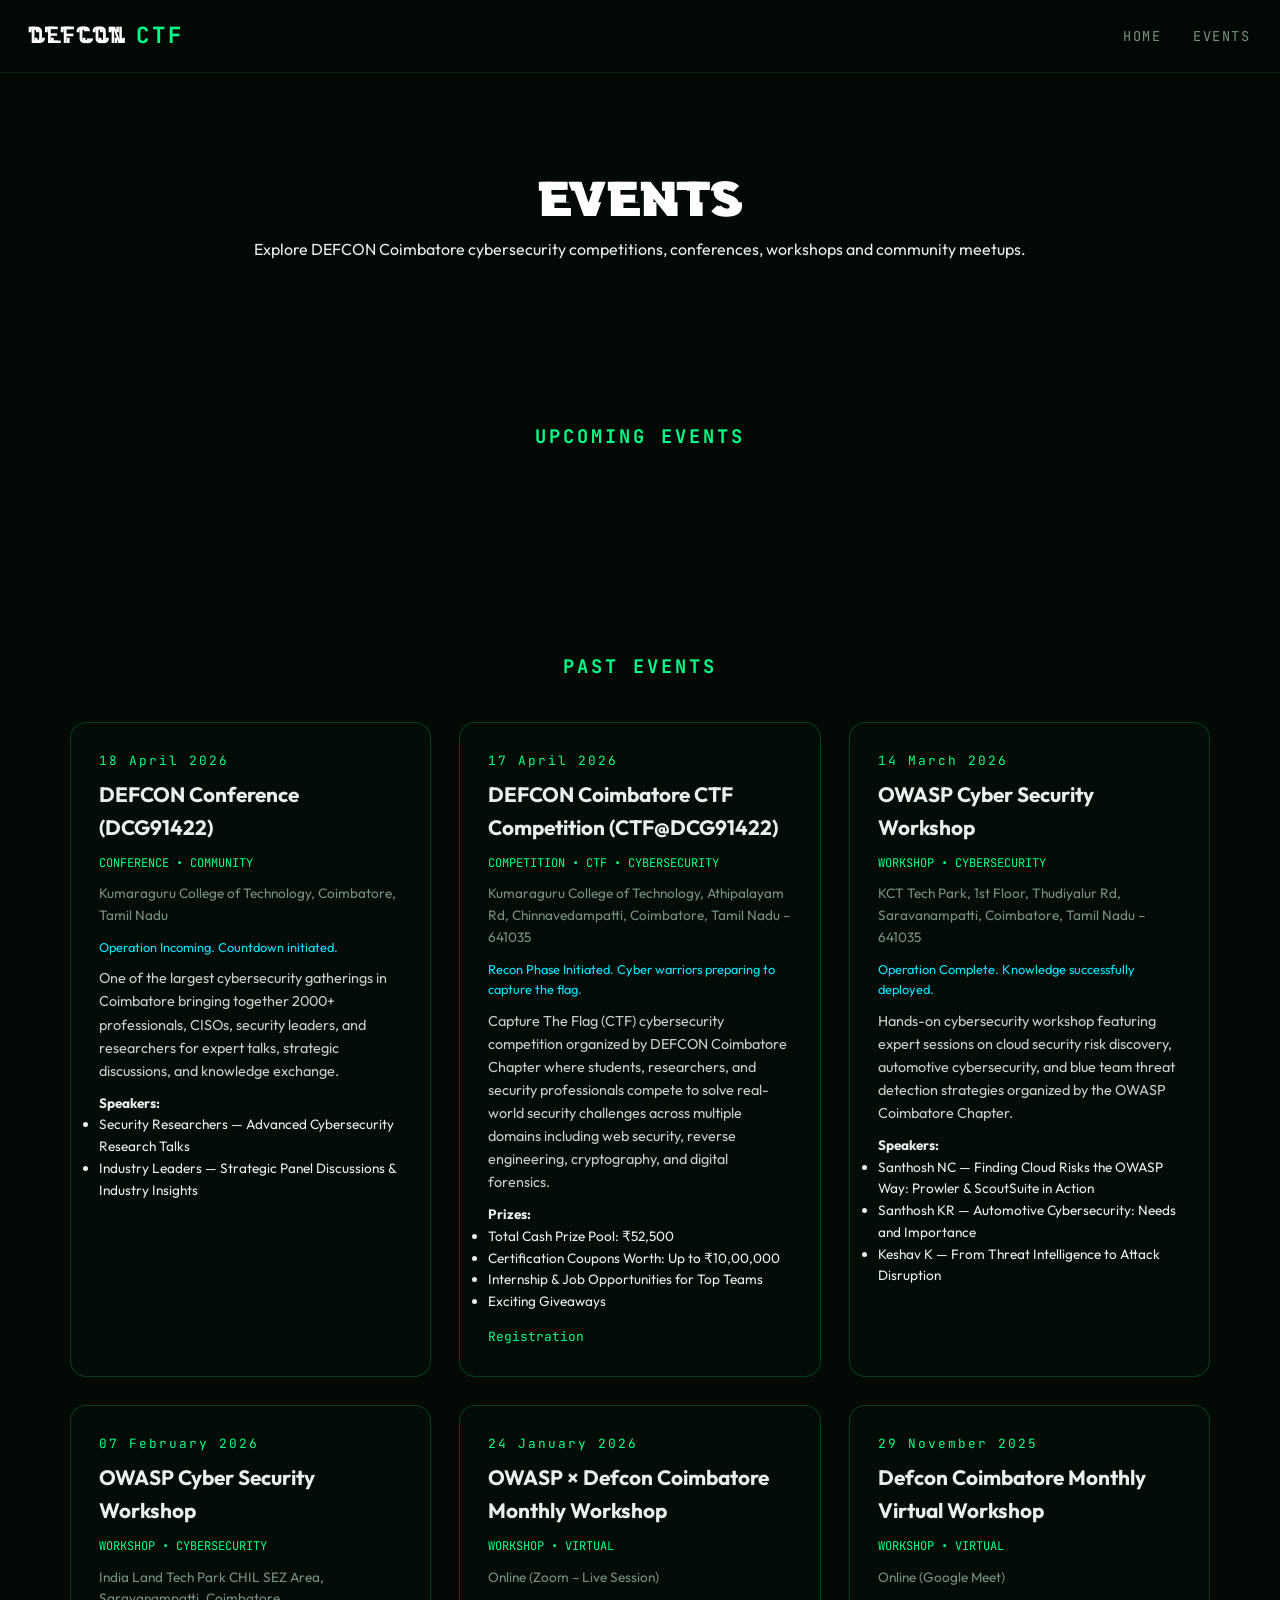
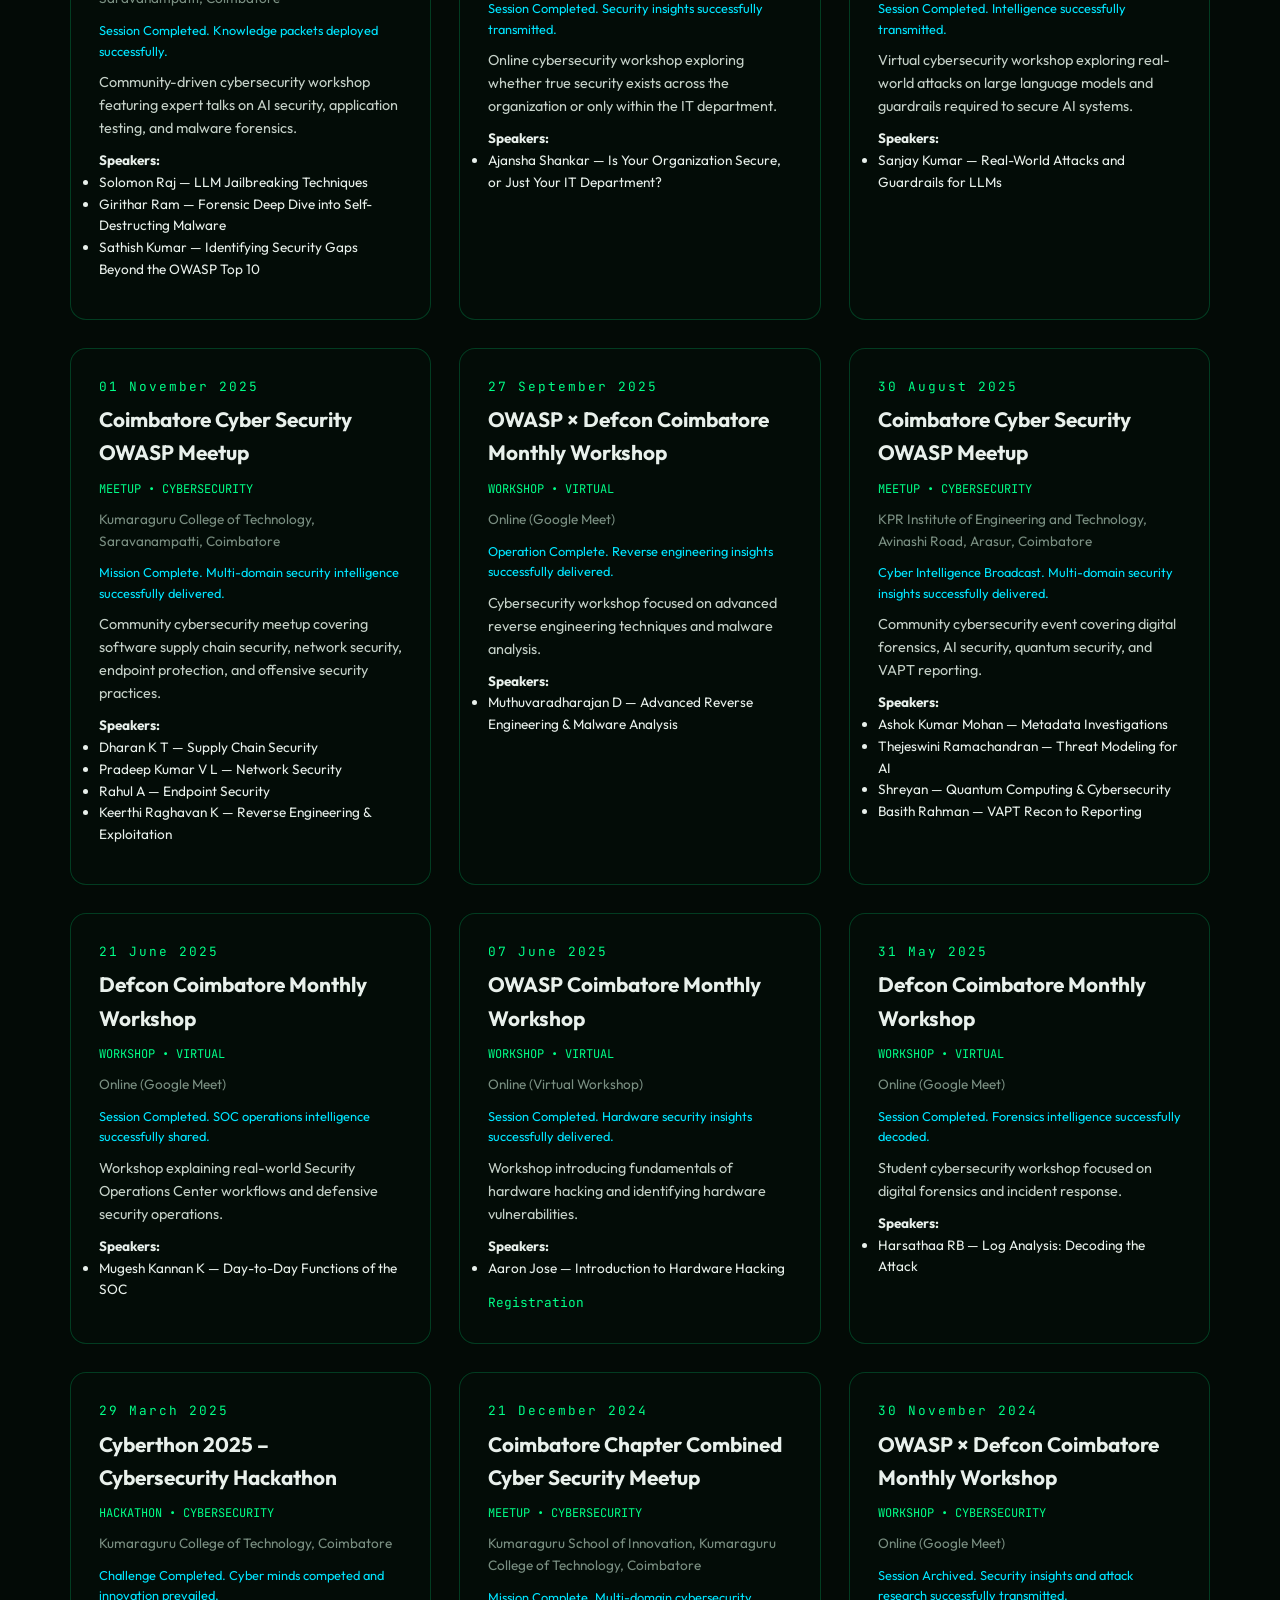
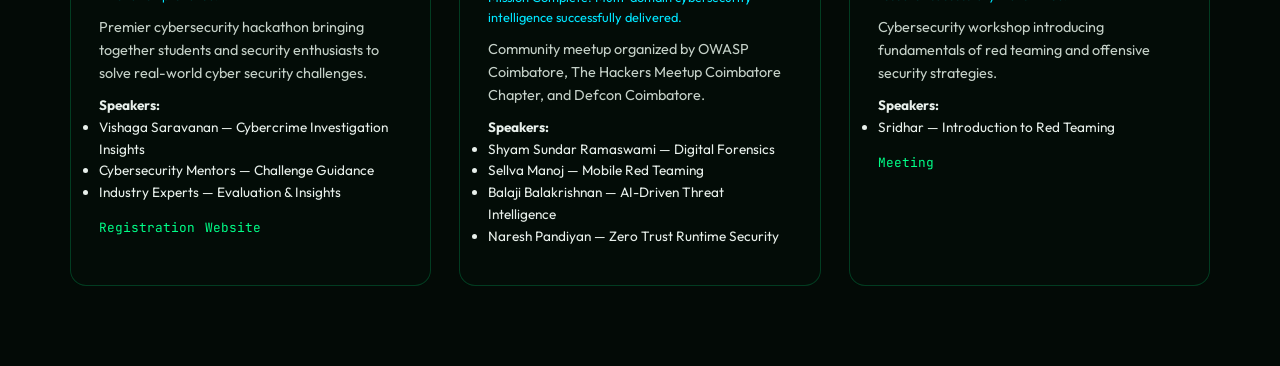
<file: events.html>
<!DOCTYPE html>
<html lang="en">
<head>
<meta charset="UTF-8">
<meta name="viewport" content="width=device-width, initial-scale=1.0">
<title>DEFCON Events</title>
<link href="https://fonts.googleapis.com/css2?family=Outfit:wght@300;400;600;800;900&family=JetBrains+Mono:wght@400;600;700&display=swap" rel="stylesheet">
<link rel="stylesheet" href="style.css">
</head>
<body>
<div id="particles-js"></div>
<nav class="navbar" id="navbar">
    <div class="nav-container">
        <div class="logo">
            <span class="glitch" data-text="DEFCON">DEFCON</span>
            <span class="highlight">CTF</span>
        </div>
        <ul class="nav-links">
            <li><a href="index" class="nav-link">Home</a></li>
            <li><a href="events" class="nav-link">Events</a></li>
        </ul>
    </div>
</nav>
<section class="events-hero">
    <h1 class="glitch" data-text="EVENTS">EVENTS</h1>
    <p>Explore DEFCON Coimbatore cybersecurity competitions, conferences, workshops and community meetups.</p>
</section>
<section class="events-section">
    <h3 class="section-label">UPCOMING EVENTS</h3>
    <div class="events-grid" id="upcoming-events"></div>
</section>
<section class="events-section">
    <h3 class="section-label">PAST EVENTS</h3>
    <div class="events-grid" id="past-events"></div>
</section>
<script>
function createEventCard(event){
    let speakersHTML = ""
    let linksHTML = ""
    if(event.speakers && event.speakers.length){
        speakersHTML = "<div class='event-speakers'><b>Speakers:</b><ul>"
        event.speakers.forEach(s => {
            speakersHTML += "<li>"+s+"</li>"
        })
        speakersHTML += "</ul></div>"
    }
    if(event.prizes && event.prizes.length){
        speakersHTML += "<div class='event-speakers'><b>Prizes:</b><ul>"
        event.prizes.forEach(p => {
            speakersHTML += "<li>"+p+"</li>"
        })
        speakersHTML += "</ul></div>"
    }
    if(event.links && Object.keys(event.links).length > 0){
        for(const key in event.links){
            linksHTML += "<a href='"+event.links[key]+"' target='_blank'>"+key+"</a>"
        }
    }
    return `
    <div class="event-card">
    <div class="event-date">${event.date}</div>
    <div class="event-title">${event.title}</div>
    <div class="event-tags">${event.tags.join(" • ")}</div>
    <div class="event-location">${event.location}</div>
    <div class="event-status">${event.status}</div>
    <div class="event-desc">${event.description}</div>
    ${speakersHTML}
    <div class="event-links">${linksHTML}</div>
    </div>
    `
}

function convertTZ(date, tzString) {
    return new Date(date.toLocaleString('sv', { timeZone: tzString }));
}

async function loadEventsFromMarkdown(){
    try {
        const response = await fetch('events-data.md')
        const markdown = await response.text()
        const events = parseMarkdownEvents(markdown)
        const now = convertTZ(new Date(), 'Asia/Kolkata');
        console.log("Current date:", now)
        const upcomingContainer = document.getElementById("upcoming-events")
        const pastContainer = document.getElementById("past-events")
        let upcomingEvent = []
        let pastEvent = []
        events.forEach(event => {
            const eventDate = new Date(event.date)
            eventDate.setHours(0, 0, 0, 0)

            if (!isNaN(eventDate)) {
                if (eventDate >= now) {
                    upcomingEvent.push(event)
                } else {
                    pastEvent.push(event)
                }
            } else {
                pastEvent.push(event)
            }
        })
        upcomingEvent.sort((a, b) => new Date(a.date) - new Date(b.date))
        pastEvent.sort((a, b) => new Date(b.date) - new Date(a.date))
        upcomingEvent.forEach(event => {
            upcomingContainer.innerHTML += createEventCard(event)
        })
        pastEvent.forEach(event => {
            pastContainer.innerHTML += createEventCard(event)
        })
    } catch(error) {
        console.error("Error loading events:", error)
    }
}

function parseMarkdownEvents(markdown){
    const events = []
    let currentEvent = null
    const lines = markdown.split('\n')
    for(let i = 0; i < lines.length; i++){
        const line = lines[i]
        if(line.startsWith('### ')){
            if(currentEvent){
                events.push(currentEvent)
            }
            currentEvent = {
                title: line.replace('### ', ''),
                tags: [],
                speakers: [],
                prizes: [],
                links: {}
            }
        }else if(line.startsWith('**Date:**')){
            currentEvent.date = line.replace('**Date:** ', '')
        }else if(line.startsWith('**Tags:**')){
            currentEvent.tags = line.replace('**Tags:** ', '').split(', ')
        }else if(line.startsWith('**Location:**')){
            currentEvent.location = line.replace('**Location:** ', '')
        }else if(line.startsWith('**Status:**')){
            currentEvent.status = line.replace('**Status:** ', '')
        }else if(line.startsWith('**Description:**')){
            currentEvent.description = line.replace('**Description:** ', '')
        }else if(line.startsWith('**Speakers:**')){
            i++
            while(i < lines.length && lines[i].startsWith('- ')){
                currentEvent.speakers.push(lines[i].replace('- ', ''))
                i++
            }
            i--
        }else if(line.startsWith('**Prizes:**')){
            i++
            while(i < lines.length && lines[i].startsWith('- ')){
                currentEvent.prizes.push(lines[i].replace('- ', ''))
                i++
            }
            i--
        }else if(line.startsWith('**Links:**')){
            i++
            while(i < lines.length && lines[i].startsWith('- [')){
                const linkMatch = lines[i].match(/\[(.+?)\]\((.+?)\)/)
                if(linkMatch){
                    currentEvent.links[linkMatch[1]] = linkMatch[2]
                }
                i++
            }
            i--
        }
    }

    if(currentEvent){
        events.push(currentEvent)
    }
    return events
}

loadEventsFromMarkdown()

</script>
<script src="script.js"></script>
</body>
</html>
</file>
<file: style.css>
/* ============= BASE STYLES & DESIGN TOKENS ============= */
:root {
    --bg: #030a06;
    --bg-2: #040e08;
    --bg-3: #061209;
    --primary: #00ff88;
    --primary-dark: #00cc6a;
    --primary-dim: #00ff8833;
    --primary-glow: rgba(0, 255, 136, 0.4);
    --accent: #00e5ff;
    --accent-glow: rgba(0, 229, 255, 0.3);
    --danger: #ff4d4d;
    --warning: #ffcc00;
    --text: #e8f0eb;
    --text-muted: #7a8f82;
    --text-dim: #4a594f;
    --glass: rgba(6, 18, 10, 0.75);
    --glass-border: rgba(0, 255, 136, 0.18);
    --radius: 12px;
    --font-head: 'Outfit', sans-serif;
    --font-mono: 'JetBrains Mono', monospace;
    --ease: cubic-bezier(0.25, 0.46, 0.45, 0.94);
    --trans: all 0.3s var(--ease);
}

*,
*::before,
*::after {
    margin: 0;
    padding: 0;
    box-sizing: border-box;
}

html {
    scroll-behavior: smooth;
    overflow-x: hidden;
}

body {
    background: var(--bg);
    color: var(--text);
    font-family: var(--font-head);
    line-height: 1.6;
    overflow-x: hidden;
}

::selection {
    background: var(--primary);
    color: var(--bg);
}

/* ============= SCROLLBAR ============= */
::-webkit-scrollbar {
    width: 6px;
}

::-webkit-scrollbar-track {
    background: var(--bg);
}

::-webkit-scrollbar-thumb {
    background: var(--primary-dark);
    border-radius: 3px;
}

/* ============= UTILITY ============= */
.highlight {
    color: var(--primary);
}

pre {
    font-family: var(--font-mono);
}

/* ============= BUTTONS ============= */
.btn-primary {
    display: inline-flex;
    align-items: center;
    gap: 8px;
    background: var(--primary);
    color: var(--bg);
    padding: 13px 32px;
    border: none;
    border-radius: 6px;
    font-family: var(--font-mono);
    font-weight: 700;
    font-size: 0.9rem;
    text-decoration: none;
    text-transform: uppercase;
    letter-spacing: 1.5px;
    cursor: pointer;
    transition: var(--trans);
}

.btn-primary:hover {
    background: var(--primary-dark);
    transform: translateY(-2px);
    box-shadow: 0 4px 16px rgba(0, 0, 0, 0.3);
}

.btn-outline {
    display: inline-flex;
    align-items: center;
    background: transparent;
    color: var(--primary);
    padding: 11px 28px;
    border: 1.5px solid var(--primary);
    border-radius: 6px;
    font-family: var(--font-mono);
    font-weight: 700;
    font-size: 0.9rem;
    text-decoration: none;
    text-transform: uppercase;
    letter-spacing: 1.5px;
    cursor: pointer;
    transition: var(--trans);
}

.btn-outline:hover {
    background: var(--primary-dim);
    box-shadow: 0 0 15px var(--primary-glow);
    transform: translateY(-3px);
}

.btn-glow {
    box-shadow: none;
}

.btn-nav {
    padding: 9px 20px;
    font-size: 0.8rem;
}

/* ============= PARTICLES ============= */
#particles-js {
    position: fixed;
    width: 100%;
    height: 100%;
    top: 0;
    left: 0;
    z-index: -1;
    pointer-events: none;
}

/* ============= NAVBAR ============= */
.navbar {
    position: fixed;
    top: 0;
    left: 0;
    width: 100%;
    padding: 18px 0;
    z-index: 1000;
    background: rgba(3, 10, 6, 0.75);
    backdrop-filter: blur(16px) saturate(1.5);
    border-bottom: 1px solid rgba(0, 255, 136, 0.1);
    transition: var(--trans);
}

.navbar.scrolled {
    padding: 12px 0;
    background: rgba(3, 10, 6, 0.97);
    box-shadow: 0 4px 30px rgba(0, 0, 0, 0.6);
    border-bottom-color: rgba(0, 255, 136, 0.15);
}

.nav-container {
    max-width: 1300px;
    margin: 0 auto;
    display: flex;
    justify-content: space-between;
    align-items: center;
    padding: 0 30px;
}

.logo {
    font-family: var(--font-mono);
    font-size: 1.4rem;
    font-weight: 700;
    letter-spacing: 3px;
    display: flex;
    align-items: center;
    gap: 10px;
}

.nav-links {
    display: flex;
    list-style: none;
    align-items: center;
    gap: 32px;
}

.nav-links a.nav-link {
    color: var(--text-muted);
    text-decoration: none;
    font-family: var(--font-mono);
    font-size: 0.85rem;
    text-transform: uppercase;
    letter-spacing: 1.5px;
    transition: var(--trans);
    position: relative;
}

.nav-links a.nav-link::after {
    content: '';
    position: absolute;
    width: 0;
    height: 2px;
    bottom: -5px;
    left: 0;
    background: var(--primary);
    transition: var(--trans);
    border-radius: 2px;
}

.nav-links a.nav-link:hover {
    color: var(--primary);
}

.nav-links a.nav-link:hover::after {
    width: 100%;
}

.hamburger {
    display: none;
    cursor: pointer;
    flex-direction: column;
    gap: 5px;
}

.bar {
    display: block;
    width: 25px;
    height: 2px;
    background: var(--primary);
    border-radius: 2px;
    transition: var(--trans);
}

/* ============= GLITCH ============= */
.glitch {
    position: relative;
    color: white;
}

.glitch::before,
.glitch::after {
    content: attr(data-text);
    position: absolute;
    top: 0;
    left: 0;
    width: 100%;
    height: 100%;
    /* clip-path masks cleanly without needing a background fill */
}

.glitch::before {
    color: #fff;
    clip-path: inset(20% 0 60% 0);
    transform: translateX(-3px);
    animation: glitch-top 3s steps(5) infinite;
}

.glitch::after {
    color: #fff;
    clip-path: inset(55% 0 15% 0);
    transform: translateX(3px);
    animation: glitch-bot 2.5s steps(5) infinite;
}

@keyframes glitch-top {
    0% {
        clip-path: inset(5% 0 75% 0);
        transform: translateX(-4px);
    }

    20% {
        clip-path: inset(30% 0 50% 0);
        transform: translateX(3px);
    }

    40% {
        clip-path: inset(15% 0 65% 0);
        transform: translateX(-2px);
    }

    60% {
        clip-path: inset(40% 0 35% 0);
        transform: translateX(4px);
    }

    80% {
        clip-path: inset(10% 0 70% 0);
        transform: translateX(-3px);
    }

    100% {
        clip-path: inset(20% 0 60% 0);
        transform: translateX(0);
    }
}

@keyframes glitch-bot {
    0% {
        clip-path: inset(60% 0 10% 0);
        transform: translateX(4px);
    }

    20% {
        clip-path: inset(75% 0 5% 0);
        transform: translateX(-3px);
    }

    40% {
        clip-path: inset(55% 0 25% 0);
        transform: translateX(2px);
    }

    60% {
        clip-path: inset(70% 0 8% 0);
        transform: translateX(-4px);
    }

    80% {
        clip-path: inset(50% 0 20% 0);
        transform: translateX(3px);
    }

    100% {
        clip-path: inset(55% 0 15% 0);
        transform: translateX(0);
    }
}


/* ============= HERO ============= */
.hero {
    min-height: 100vh;
    display: flex;
    flex-direction: column;
    align-items: center;
    justify-content: center;
    padding: 100px 30px 60px;
    position: relative;
    overflow: hidden;
}

/* Faded grid background */
.hero-grid {
    position: absolute;
    inset: 0;
    background-image:
        linear-gradient(rgba(0, 255, 136, 0.04) 1px, transparent 1px),
        linear-gradient(90deg, rgba(0, 255, 136, 0.04) 1px, transparent 1px);
    background-size: 60px 60px;
    pointer-events: none;
    z-index: 0;
}

.hero::after {
    content: '';
    position: absolute;
    bottom: 0;
    left: 0;
    width: 100%;
    height: 200px;
    background: linear-gradient(to top, var(--bg), transparent);
    z-index: 1;
    pointer-events: none;
}

.hero-container {
    max-width: 1300px;
    width: 100%;
    margin: 0 auto;
    display: flex;
    align-items: center;
    gap: 50px;
    z-index: 2;
}

/* Left */
.hero-left {
    flex: 1.4;
    animation: fadeUp 0.9s var(--ease) forwards;
}

@keyframes fadeUp {
    from {
        opacity: 0;
        transform: translateY(35px);
    }

    to {
        opacity: 1;
        transform: translateY(0);
    }
}

.terminal-badge {
    display: inline-flex;
    align-items: center;
    gap: 12px;
    background: rgba(0, 0, 0, 0.55);
    border: 1px solid rgba(0, 255, 136, 0.25);
    padding: 8px 18px;
    border-radius: 100px;
    font-family: var(--font-mono);
    font-size: 0.85rem;
    color: var(--text-muted);
    margin-bottom: 28px;
    white-space: nowrap;
}

.prompt-dot {
    width: 8px;
    height: 8px;
    border-radius: 50%;
}

.dot-red {
    background: #ff5f57;
    box-shadow: 0 0 6px #ff5f57;
}

.dot-yellow {
    background: #ffbd2e;
    box-shadow: 0 0 6px #ffbd2e;
}

.dot-green {
    background: #28c840;
    box-shadow: 0 0 6px #28c840;
}

.badge-cmd {
    color: var(--text-muted);
}

.prompt {
    color: var(--primary);
    font-weight: 700;
    margin-right: 4px;
}

.hero-title {
    font-size: clamp(2.8rem, 5.5vw, 5rem);
    font-weight: 900;
    letter-spacing: -2px;
    text-transform: uppercase;
    color: #fff;
    margin-bottom: 22px;
    line-height: 1.05;
}

.hero-subtitle {
    font-size: 1.15rem;
    color: var(--text-muted);
    margin-bottom: 36px;
    max-width: 560px;
    line-height: 1.75;
}

.hero-actions {
    display: flex;
    gap: 16px;
    margin-bottom: 52px;
    flex-wrap: wrap;
}

/* Stats strip */
.stats-container {
    display: flex;
    align-items: center;
    gap: 0;
    border-top: 1px solid rgba(255, 255, 255, 0.08);
    padding-top: 32px;
    flex-wrap: nowrap;
}

.stat-item {
    flex: 1;
    padding: 0 20px;
    transition: var(--trans);
}

.stat-item:first-child {
    padding-left: 0;
}

.stat-divider {
    width: 1px;
    height: 40px;
    background: rgba(255, 255, 255, 0.1);
    flex-shrink: 0;
}

.stat-content {
    display: flex;
    flex-direction: column;
}

.stat-number {
    font-size: 1.8rem;
    font-weight: 800;
    color: var(--primary);
    font-family: var(--font-mono);
    line-height: 1.1;
}

.stat-label {
    font-size: 0.72rem;
    color: var(--text-muted);
    text-transform: uppercase;
    letter-spacing: 1.5px;
    margin-top: 3px;
}

/* Right — Timer card */
.hero-right {
    flex: 0.9;
    animation: fadeUp 0.9s 0.2s var(--ease) both;
}

.timer-card {
    background: rgba(4, 14, 8, 0.75);
    border: 1px solid rgba(0, 255, 136, 0.15);
    border-radius: 16px;
    padding: 32px;
    backdrop-filter: blur(16px);
    box-shadow: 0 12px 40px rgba(0, 0, 0, 0.4);
    position: relative;
    overflow: hidden;
    display: flex;
    flex-direction: column;
    align-items: center;
    gap: 22px;
}

.timer-card::before {
    content: '';
    position: absolute;
    top: 0;
    left: 0;
    width: 100%;
    height: 1px;
    background: rgba(0, 255, 136, 0.2);
}

.timer-header {
    display: flex;
    align-items: center;
    gap: 10px;
    width: 100%;
    justify-content: center;
}

.timer-label-top {
    font-family: var(--font-mono);
    font-size: 0.7rem;
    letter-spacing: 3px;
    color: var(--primary);
    font-weight: 600;
}

.timer-dot {
    width: 5px;
    height: 5px;
    border-radius: 50%;
    background: var(--primary);
    opacity: 0.7;
}

.countdown-title {
    font-size: 1.6rem;
    font-weight: 800;
    color: #fff;
    text-align: center;
    letter-spacing: 1px;
}

.countdown {
    display: flex;
    align-items: center;
    gap: 10px;
    width: 100%;
    justify-content: center;
}

.time-box {
    flex: 1;
    display: flex;
    flex-direction: column;
    align-items: center;
    background: rgba(0, 0, 0, 0.35);
    border: 1px solid rgba(255, 255, 255, 0.07);
    border-radius: 10px;
    padding: 14px 6px;
}

.time-val {
    font-size: 2.4rem;
    font-weight: 700;
    color: #fff;
    font-family: var(--font-mono);
    line-height: 1;
    margin-bottom: 6px;
}

.time-label {
    font-size: 0.68rem;
    color: var(--primary);
    text-transform: uppercase;
    letter-spacing: 2px;
    font-weight: 600;
}

.colon {
    font-size: 1.8rem;
    color: var(--text-dim);
    font-weight: 400;
    margin-bottom: 18px;
}

/* Event details below timer */
.event-details {
    width: 100%;
    display: flex;
    flex-direction: column;
    gap: 10px;
    border-top: 1px solid rgba(255, 255, 255, 0.06);
    padding-top: 20px;
}

.event-info {
    display: flex;
    align-items: center;
    gap: 14px;
    padding: 12px 16px;
    border-radius: 8px;
    background: rgba(255, 255, 255, 0.025);
    transition: var(--trans);
}

.event-info:hover {
    background: rgba(255, 255, 255, 0.04);
}

.event-icon-wrapper {
    font-size: 1.3rem;
    flex-shrink: 0;
    opacity: 0.8;
}

.event-info-text {
    display: flex;
    flex-direction: column;
}

.event-label {
    font-size: 0.68rem;
    text-transform: uppercase;
    letter-spacing: 2px;
    color: var(--primary);
    font-weight: 600;
    font-family: var(--font-mono);
    margin-bottom: 2px;
}

.event-value {
    font-size: 1rem;
    color: #fff;
    font-weight: 600;
    letter-spacing: 0.5px;
}

.timer-cta {
    width: 100%;
    justify-content: center;
    font-size: 0.88rem;
    letter-spacing: 1px;
}

/* Scroll indicator */
.scroll-indicator {
    position: absolute;
    bottom: 35px;
    left: 50%;
    transform: translateX(-50%);
    display: flex;
    flex-direction: column;
    align-items: center;
    gap: 8px;
    z-index: 2;
    color: var(--text-dim);
    font-size: 0.7rem;
    letter-spacing: 2px;
    text-transform: uppercase;
    font-family: var(--font-mono);
    animation: fadeIn 2s 1.5s var(--ease) both;
}

@keyframes fadeIn {
    from {
        opacity: 0;
    }

    to {
        opacity: 1;
    }
}

.scroll-mouse {
    width: 22px;
    height: 36px;
    border: 1.5px solid var(--text-dim);
    border-radius: 12px;
    display: flex;
    justify-content: center;
    padding-top: 6px;
}

.scroll-wheel {
    width: 3px;
    height: 6px;
    background: var(--primary);
    border-radius: 2px;
    animation: scroll-move 1.8s ease-in-out infinite;
}

@keyframes scroll-move {
    0% {
        transform: translateY(0);
        opacity: 1;
    }

    80% {
        transform: translateY(12px);
        opacity: 0;
    }

    100% {
        transform: translateY(0);
        opacity: 0;
    }
}

/* ============= SECTIONS BASE ============= */
.section {
    padding: 110px 30px;
    position: relative;
}

.dark-section {
    background: var(--bg-2);
    border-top: 1px solid rgba(255, 255, 255, 0.04);
    border-bottom: 1px solid rgba(255, 255, 255, 0.04);
}

.section-container {
    max-width: 1200px;
    margin: 0 auto;
}

.section-header {
    text-align: center;
    margin-bottom: 70px;
}

.section-tag {
    display: inline-block;
    font-family: var(--font-mono);
    font-size: 0.75rem;
    letter-spacing: 3px;
    color: var(--primary);
    text-transform: uppercase;
    margin-bottom: 16px;
    opacity: 0.8;
}

.section-title {
    font-size: clamp(2rem, 4vw, 3rem);
    font-weight: 900;
    text-transform: uppercase;
    letter-spacing: 2px;
    margin-bottom: 16px;
    color: #fff;
}

.title-underline {
    width: 50px;
    height: 3px;
    background: var(--primary);
    margin: 0 auto 18px;
    border-radius: 2px;
    box-shadow: 0 0 12px var(--primary-glow);
}

.section-desc {
    color: var(--text-muted);
    font-size: 1.05rem;
    max-width: 560px;
    margin: 0 auto;
}

/* ============= CATEGORY GRID ============= */
.category-grid {
    display: flex;
    flex-wrap: wrap;
    gap: 14px;
    justify-content: center;
}

.category-card {
    flex: 1;
    min-width: 130px;
    background: rgba(6, 14, 9, 0.85);
    border: 1px solid rgba(255, 255, 255, 0.1);
    border-radius: 10px;
    padding: 28px 18px;
    display: flex;
    align-items: center;
    justify-content: center;
    text-align: center;
    cursor: pointer;
    transition: var(--trans);
    border-bottom: 2px solid transparent;
}

.category-card:hover {
    background: rgba(0, 255, 136, 0.05);
    border-color: rgba(0, 255, 136, 0.3);
    border-bottom-color: var(--primary);
    transform: translateY(-2px);
}

.cat-name {
    font-size: 0.9rem;
    font-weight: 600;
    color: #fff;
    letter-spacing: 0.3px;
    line-height: 1.3;
}

.card-header {
    display: flex;
    flex-direction: column;
    align-items: center;
    margin-bottom: 0;
}

.card-icon {
    width: 52px;
    height: 52px;
    background: rgba(0, 255, 136, 0.07);
    border-radius: 12px;
    display: flex;
    align-items: center;
    justify-content: center;
    border: 1px solid rgba(0, 255, 136, 0.15);
}

.card-icon pre {
    color: var(--primary);
    font-size: 1.1rem;
    font-weight: 700;
}

.card-difficulty {
    font-family: var(--font-mono);
    font-size: 0.65rem;
    letter-spacing: 1.5px;
    text-transform: uppercase;
    padding: 4px 10px;
    border-radius: 100px;
    font-weight: 700;
}

.card-difficulty.easy {
    background: rgba(40, 200, 64, 0.15);
    color: #28c840;
    border: 1px solid #28c84033;
}

.card-difficulty.medium {
    background: rgba(255, 189, 46, 0.15);
    color: #ffbd2e;
    border: 1px solid #ffbd2e33;
}

.card-difficulty.hard {
    background: rgba(255, 77, 77, 0.15);
    color: #ff4d4d;
    border: 1px solid #ff4d4d33;
}

.category-card h3 {
    font-size: 0.95rem;
    color: var(--text);
    font-weight: 600;
    letter-spacing: 0.3px;
    margin: 0;
}

.category-card p {
    color: var(--text-muted);
    font-size: 0.92rem;
    line-height: 1.6;
    margin-bottom: 24px;
}

.card-footer {
    display: flex;
    align-items: center;
    padding-top: 16px;
    border-top: 1px solid rgba(255, 255, 255, 0.06);
}

.chall-count {
    font-family: var(--font-mono);
    font-size: 0.75rem;
    color: var(--primary);
    letter-spacing: 1px;
    text-transform: uppercase;
}

.card-glow {
    display: none;
}

/* ============= SPONSORS ============= */
.sponsor-grid {
    display: flex;
    flex-wrap: wrap;
    justify-content: center;
    gap: 24px;
    margin-bottom: 40px;
}

.sponsor-card {
    min-width: 240px;
    max-width: 300px;
    flex: 1;
    background: rgba(255, 255, 255, 0.02);
    border: 1px solid rgba(255, 255, 255, 0.06);
    border-radius: 16px;
    padding: 40px 30px;
    text-align: center;
    transition: var(--trans);
    cursor: pointer;
}

.sponsor-card:hover {
    border-color: rgba(255, 255, 255, 0.12);
    transform: translateY(-3px);
    box-shadow: 0 8px 24px rgba(0, 0, 0, 0.25);
}

.sponsor-tier {
    font-family: var(--font-mono);
    font-size: 0.62rem;
    text-transform: uppercase;
    letter-spacing: 3px;
    color: var(--primary);
    margin-bottom: 14px;
    opacity: 0.7;
}

.sponsor-logo {
    font-family: var(--font-head);
    font-weight: 900;
    font-size: 1.6rem;
    letter-spacing: 2px;
    color: #fff;
    opacity: 0.5;
    transition: var(--trans);
}

.sponsor-card:hover .sponsor-logo {
    opacity: 1;
}

.sponsor-cta-text {
    text-align: center;
    color: var(--text-muted);
    font-size: 0.95rem;
}

.sponsor-link {
    color: var(--primary);
    text-decoration: none;
    font-weight: 600;
    transition: var(--trans);
}

.sponsor-link:hover {
    color: #fff;
}

/* ============= CONTACT ============= */
/* ============= CONTACT SECTION ============= */
.contact-grid {
    display: grid;
    grid-template-columns: repeat(auto-fit, minmax(280px, 1fr));
    gap: 24px;
    margin-bottom: 48px;
}

.contact-method-card {
    background: rgba(4, 12, 7, 0.6);
    border: 1px solid rgba(0, 255, 136, 0.2);
    border-radius: 16px;
    padding: 32px 24px;
    display: flex;
    flex-direction: column;
    align-items: center;
    text-align: center;
    backdrop-filter: blur(10px);
    transition: all 0.4s var(--ease);
    position: relative;
    overflow: hidden;
}

.contact-method-card::before {
    content: '';
    position: absolute;
    top: 0;
    left: 0;
    right: 0;
    height: 3px;
    background: linear-gradient(90deg, transparent, var(--primary), transparent);
    opacity: 0;
    transition: opacity 0.3s ease;
}

.contact-method-card:hover {
    transform: translateY(-8px);
    border-color: var(--primary);
    box-shadow: 0 20px 40px rgba(0, 255, 136, 0.15);
    background: rgba(4, 12, 7, 0.85);
}

.contact-method-card:hover::before {
    opacity: 1;
}

.contact-icon {
    width: 80px;
    height: 80px;
    border-radius: 50%;
    display: flex;
    align-items: center;
    justify-content: center;
    margin-bottom: 20px;
    transition: all 0.4s var(--ease);
    position: relative;
}

.discord-icon {
    background: rgba(88, 101, 242, 0.1);
    border: 2px solid rgba(88, 101, 242, 0.3);
    color: #5865f2;
}

.email-icon {
    background: rgba(0, 255, 136, 0.1);
    border: 2px solid rgba(0, 255, 136, 0.3);
    color: var(--primary);
}

.whatsapp-icon {
    background: rgba(29, 155, 240, 0.1);
    border: 2px solid rgba(29, 155, 240, 0.3);
    color: #1d9bf0;
}

.link-icon {
    background: rgba(255, 255, 255, 0.1);
    border: 2px solid rgba(255, 255, 255, 0.3);
    color: #fff;
}

.contact-method-card:hover .contact-icon {
    transform: scale(1.1) rotateZ(5deg);
    box-shadow: 0 8px 24px rgba(0, 255, 136, 0.3);
}

.contact-method-title {
    font-size: 1.4rem;
    font-weight: 700;
    color: #fff;
    margin-bottom: 8px;
}

.contact-method-desc {
    color: var(--text-muted);
    font-size: 0.9rem;
    margin-bottom: 20px;
}

.contact-link {
    display: inline-flex;
    align-items: center;
    gap: 8px;
    color: var(--primary);
    text-decoration: none;
    font-family: var(--font-mono);
    font-size: 0.9rem;
    padding: 10px 20px;
    border: 1px solid rgba(0, 255, 136, 0.3);
    border-radius: 8px;
    transition: all 0.3s var(--ease);
    background: rgba(0, 255, 136, 0.05);
}

.contact-link:hover {
    background: rgba(0, 255, 136, 0.15);
    border-color: var(--primary);
    transform: translateX(4px);
}

.contact-link svg {
    transition: transform 0.3s ease;
}

.contact-link:hover svg {
    transform: translate(2px, -2px);
}

.contact-info-box {
    background: rgba(4, 12, 7, 0.6);
    border: 1px solid rgba(0, 255, 136, 0.2);
    border-radius: 12px;
    padding: 32px;
    display: flex;
    flex-wrap: wrap;
    gap: 32px;
    justify-content: space-around;
    backdrop-filter: blur(10px);
}

.info-item {
    display: flex;
    flex-direction: column;
    gap: 8px;
    text-align: center;
}

.info-label {
    font-family: var(--font-mono);
    font-size: 0.75rem;
    color: var(--text-muted);
    text-transform: uppercase;
    letter-spacing: 1.5px;
}

.info-value {
    font-size: 1.15rem;
    font-weight: 600;
    color: var(--primary);
}

@media (max-width: 768px) {
    .contact-grid {
        grid-template-columns: 1fr;
    }
    
    .contact-info-box {
        flex-direction: column;
        gap: 20px;
        padding: 24px;
    }
}

/* ============= FOOTER ============= */
.footer {
    background: #010402;
    padding: 60px 30px 30px;
    border-top: 1px solid rgba(0, 255, 136, 0.1);
}

.footer-inner {
    max-width: 900px;
    margin: 0 auto;
    display: flex;
    flex-direction: column;
    align-items: center;
    text-align: center;
    gap: 20px;
}

.footer-logo {
    font-family: var(--font-mono);
    font-size: 1.4rem;
    font-weight: 700;
    letter-spacing: 3px;
    display: flex;
    align-items: center;
    gap: 5px;
}

.footer-tagline {
    color: var(--text-dim);
    font-size: 0.85rem;
    letter-spacing: 3px;
    text-transform: uppercase;
    font-family: var(--font-mono);
}

.footer-links {
    display: flex;
    gap: 36px;
    flex-wrap: wrap;
    justify-content: center;
}

.footer-links a {
    color: var(--text-muted);
    text-decoration: none;
    font-size: 0.85rem;
    font-family: var(--font-mono);
    text-transform: uppercase;
    letter-spacing: 1px;
    transition: var(--trans);
}

.footer-links a:hover {
    color: var(--primary);
}

.footer-divider {
    width: 100%;
    height: 1px;
    background: rgba(255, 255, 255, 0.05);
}

.footer-copy {
    color: var(--text-dim);
    font-size: 0.8rem;
}

.footer-heart {
    color: #ff4d4d;
}

/* ============= RESPONSIVE ============= */
@media (max-width: 1050px) {
    .hero-container {
        flex-direction: column;
        gap: 40px;
        text-align: center;
    }

    .hero-left {
        max-width: 100%;
    }

    .hero-subtitle {
        margin: 0 auto 36px;
    }

    .hero-actions {
        justify-content: center;
    }

    .stats-container {
        justify-content: center;
    }

    .hero-right {
        width: 100%;
        max-width: 560px;
    }

    .timer-card {
        align-items: center;
    }
}

@media (max-width: 768px) {
    .navbar {
        padding: 14px 0;
    }

    .nav-container {
        padding: 0 20px;
    }

    .hamburger {
        display: flex;
    }

    .nav-links {
        position: fixed;
        top: 0;
        right: -100%;
        width: 280px;
        height: 100vh;
        background: rgba(3, 10, 6, 0.98);
        backdrop-filter: blur(20px);
        flex-direction: column;
        justify-content: center;
        align-items: flex-start;
        padding: 0 40px;
        gap: 30px;
        transition: right 0.4s var(--ease);
        border-left: 1px solid var(--glass-border);
        z-index: 999;
    }

    .nav-links.active {
        right: 0;
    }

    .nav-links li {
        width: 100%;
    }

    .hamburger.active .bar:nth-child(1) {
        transform: translateY(7px) rotate(45deg);
    }

    .hamburger.active .bar:nth-child(2) {
        opacity: 0;
    }

    .hamburger.active .bar:nth-child(3) {
        transform: translateY(-7px) rotate(-45deg);
    }

    .stats-container {
        flex-wrap: wrap;
        gap: 20px;
    }

    .stat-divider {
        display: none;
    }

    .stat-item {
        flex-basis: calc(50% - 20px);
        padding: 0 10px;
    }

    .countdown {
        gap: 6px;
    }

    .time-val {
        font-size: 1.8rem;
    }

    .timer-card {
        padding: 24px;
    }

    .section {
        padding: 70px 20px;
    }
}

@media (max-width: 500px) {
    .category-grid {
        grid-template-columns: repeat(2, 1fr);
    }

    .hero-title {
        letter-spacing: -1px;
    }

    .footer-links {
        gap: 20px;
    }
}

.events-hero{
padding:160px 30px 80px;
text-align:center;
}

.events-hero h1{
font-size:3rem;
font-weight:900;
letter-spacing:2px;
}

.events-section{
padding:80px 30px;
max-width:1200px;
margin:auto;
}

.section-label{
text-align:center;
margin-bottom:40px;
font-family:'JetBrains Mono';
letter-spacing:3px;
color:#00ff88;
}

.events-grid{
display:grid;
grid-template-columns:repeat(auto-fit,minmax(320px,1fr));
gap:28px;
}

.event-card{
background:rgba(4,14,8,0.75);
border:1px solid rgba(0,255,136,0.2);
border-radius:16px;
padding:28px;
backdrop-filter:blur(10px);
transition:all .35s;
}

.event-card:hover{
border-color:#00ff88;
transform:translateY(-6px);
box-shadow:0 15px 40px rgba(0,255,136,0.15);
}

.event-date{
font-family:'JetBrains Mono';
color:#00ff88;
font-size:.8rem;
letter-spacing:2px;
margin-bottom:6px;
}

.event-title{
font-size:1.3rem;
font-weight:700;
margin-bottom:10px;
}

.event-tags{
font-family:'JetBrains Mono';
font-size:.75rem;
color:#00ff88;
margin-bottom:10px;
}

.event-location{
font-size:.85rem;
color:#7a8f82;
margin-bottom:10px;
}

.event-status{
font-size:.8rem;
color:#00e5ff;
margin-bottom:10px;
}

.event-desc{
font-size:.9rem;
color:#c5d1c8;
line-height:1.6;
margin-bottom:10px;
}

.event-speakers{
font-size:.85rem;
margin-bottom:10px;
}

.event-links a{
color:#00ff88;
font-family:'JetBrains Mono';
font-size:.8rem;
text-decoration:none;
margin-right:10px;
}
</file>
